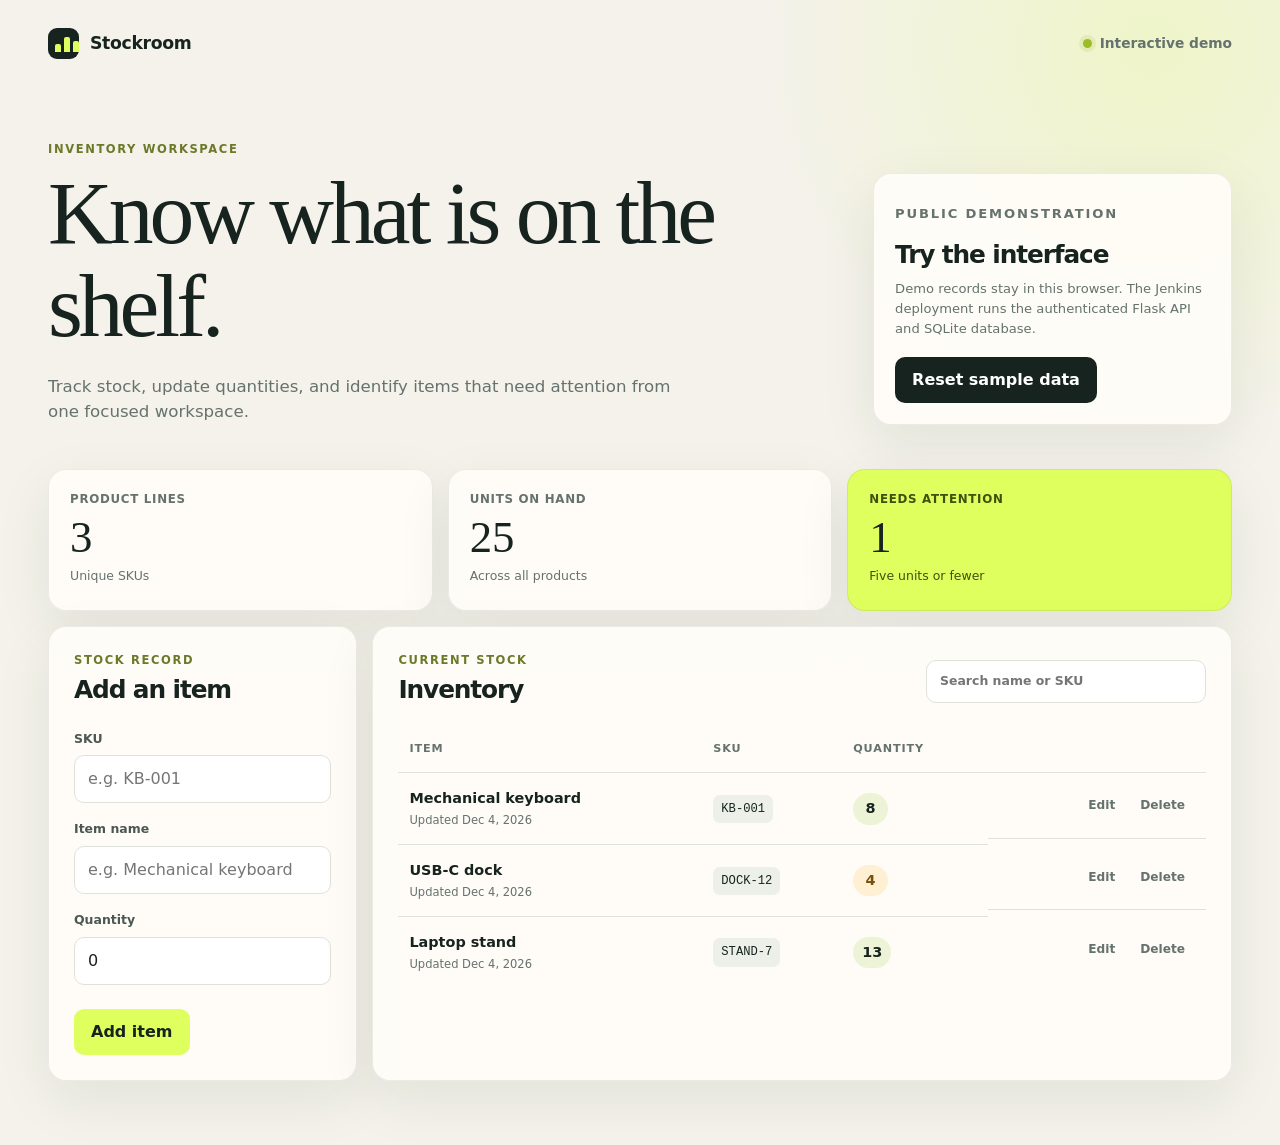
<file: docs/index.html>
<!doctype html>
<html lang="en">
  <head>
    <meta charset="utf-8">
    <meta name="viewport" content="width=device-width, initial-scale=1">
    <meta
      name="description"
      content="An interactive browser demonstration of the Stockroom inventory workspace."
    >
    <title>Stockroom | Live inventory demo</title>
    <link rel="stylesheet" href="styles.css">
    <script src="app.js" defer></script>
  </head>
  <body>
    <header class="site-header">
      <a class="brand" href="./" aria-label="Stockroom home">
        <span class="brand-mark" aria-hidden="true">
          <span></span><span></span><span></span>
        </span>
        <span>Stockroom</span>
      </a>
      <div class="service-state is-ready" id="service-state" aria-live="polite">
        <span class="state-dot"></span>
        <span>Interactive demo</span>
      </div>
    </header>

    <main>
      <section class="hero" aria-labelledby="page-title">
        <div>
          <p class="eyebrow">Inventory workspace</p>
          <h1 id="page-title">Know what is on the shelf.</h1>
          <p class="hero-copy">
            Track stock, update quantities, and identify items that need attention from one
            focused workspace.
          </p>
        </div>

        <aside class="key-panel demo-panel" aria-labelledby="demo-title">
          <p class="eyebrow">Public demonstration</p>
          <h2 id="demo-title">Try the interface</h2>
          <p>
            Demo records stay in this browser. The Jenkins deployment runs the authenticated
            Flask API and SQLite database.
          </p>
          <button class="button button-dark" id="reset-demo" type="button">
            Reset sample data
          </button>
        </aside>
      </section>

      <section class="summary-grid" aria-label="Inventory summary">
        <article class="summary-card">
          <span class="summary-label">Product lines</span>
          <strong id="product-count">—</strong>
          <span>Unique SKUs</span>
        </article>
        <article class="summary-card">
          <span class="summary-label">Units on hand</span>
          <strong id="unit-count">—</strong>
          <span>Across all products</span>
        </article>
        <article class="summary-card summary-attention">
          <span class="summary-label">Needs attention</span>
          <strong id="low-stock-count">—</strong>
          <span>Five units or fewer</span>
        </article>
      </section>

      <section class="workspace">
        <aside class="editor-card" aria-labelledby="editor-title">
          <div class="section-heading">
            <div>
              <p class="eyebrow">Stock record</p>
              <h2 id="editor-title">Add an item</h2>
            </div>
          </div>

          <form id="item-form">
            <input id="item-id" type="hidden">

            <label for="sku">SKU</label>
            <input id="sku" name="sku" maxlength="40" placeholder="e.g. KB-001" required>

            <label for="name">Item name</label>
            <input
              id="name"
              name="name"
              maxlength="120"
              placeholder="e.g. Mechanical keyboard"
              required
            >

            <label for="quantity">Quantity</label>
            <input id="quantity" name="quantity" type="number" min="0" step="1" value="0" required>

            <div class="form-actions">
              <button class="button button-accent" id="save-button" type="submit">Add item</button>
              <button class="button button-quiet" id="cancel-button" type="button" hidden>
                Cancel
              </button>
            </div>
          </form>
        </aside>

        <section class="inventory-card" aria-labelledby="inventory-title">
          <div class="inventory-toolbar">
            <div>
              <p class="eyebrow">Current stock</p>
              <h2 id="inventory-title">Inventory</h2>
            </div>
            <label class="search-field" for="search">
              <span class="sr-only">Search inventory</span>
              <input id="search" type="search" placeholder="Search name or SKU">
            </label>
          </div>

          <div class="table-wrap">
            <table id="inventory-table">
              <thead>
                <tr>
                  <th scope="col">Item</th>
                  <th scope="col">SKU</th>
                  <th scope="col">Quantity</th>
                  <th scope="col"><span class="sr-only">Actions</span></th>
                </tr>
              </thead>
              <tbody id="inventory-body"></tbody>
            </table>
          </div>
        </section>
      </section>
    </main>

    <div class="toast" id="toast" role="status" aria-live="polite"></div>
  </body>
</html>
</file>
<file: docs/styles.css>
:root {
  --ink: #17231f;
  --muted: #65726d;
  --paper: #f4f2ea;
  --surface: #fffdf8;
  --line: #dfe2da;
  --accent: #dfff5f;
  --accent-dark: #9bbb28;
  --warning: #f3ba55;
  --danger: #b74435;
  --shadow: 0 18px 55px rgba(30, 45, 39, 0.08);
}

* {
  box-sizing: border-box;
}

body {
  margin: 0;
  color: var(--ink);
  background:
    radial-gradient(circle at 90% 4%, rgba(223, 255, 95, 0.24), transparent 24rem),
    var(--paper);
  font-family: Inter, ui-sans-serif, system-ui, -apple-system, BlinkMacSystemFont, "Segoe UI", sans-serif;
  line-height: 1.5;
}

button,
input {
  font: inherit;
}

button {
  cursor: pointer;
}

.site-header {
  display: flex;
  align-items: center;
  justify-content: space-between;
  max-width: 1240px;
  margin: 0 auto;
  padding: 28px 28px 14px;
}

.brand {
  display: inline-flex;
  align-items: center;
  gap: 11px;
  color: inherit;
  font-size: 1.08rem;
  font-weight: 750;
  letter-spacing: -0.02em;
  text-decoration: none;
}

.brand-mark {
  display: grid;
  grid-template-columns: repeat(3, 6px);
  align-items: end;
  gap: 3px;
  width: 31px;
  height: 31px;
  padding: 7px;
  border-radius: 9px;
  background: var(--ink);
}

.brand-mark span {
  display: block;
  border-radius: 2px 2px 0 0;
  background: var(--accent);
}

.brand-mark span:nth-child(1) { height: 8px; }
.brand-mark span:nth-child(2) { height: 15px; }
.brand-mark span:nth-child(3) { height: 11px; }

.service-state {
  display: flex;
  align-items: center;
  gap: 8px;
  color: var(--muted);
  font-size: 0.86rem;
  font-weight: 650;
}

.state-dot {
  width: 9px;
  height: 9px;
  border-radius: 50%;
  background: var(--warning);
  box-shadow: 0 0 0 4px rgba(243, 186, 85, 0.16);
}

.service-state.is-ready .state-dot {
  background: var(--accent-dark);
  box-shadow: 0 0 0 4px rgba(155, 187, 40, 0.16);
}

.service-state.is-down .state-dot {
  background: var(--danger);
  box-shadow: 0 0 0 4px rgba(183, 68, 53, 0.14);
}

main {
  max-width: 1240px;
  margin: 0 auto;
  padding: 34px 28px 64px;
}

.hero {
  display: grid;
  grid-template-columns: minmax(0, 1.5fr) minmax(300px, 0.7fr);
  gap: 56px;
  align-items: end;
  margin: 34px 0 44px;
}

.eyebrow {
  margin: 0 0 8px;
  color: #6d792a;
  font-size: 0.72rem;
  font-weight: 800;
  letter-spacing: 0.14em;
  text-transform: uppercase;
}

h1,
h2 {
  margin: 0;
  line-height: 1.04;
  letter-spacing: -0.045em;
}

h1 {
  max-width: 750px;
  font-family: Georgia, "Times New Roman", serif;
  font-size: clamp(3rem, 7vw, 6.8rem);
  font-weight: 500;
}

h2 {
  font-size: 1.55rem;
}

.hero-copy {
  max-width: 650px;
  margin: 22px 0 0;
  color: var(--muted);
  font-size: 1.04rem;
}

.key-panel,
.editor-card,
.inventory-card,
.summary-card {
  border: 1px solid rgba(23, 35, 31, 0.08);
  border-radius: 18px;
  background: rgba(255, 253, 248, 0.92);
  box-shadow: var(--shadow);
}

.key-panel {
  padding: 21px;
}

label {
  display: block;
  margin-bottom: 7px;
  color: #4b5752;
  font-size: 0.78rem;
  font-weight: 750;
}

input {
  width: 100%;
  border: 1px solid var(--line);
  border-radius: 10px;
  outline: none;
  background: #fff;
  color: var(--ink);
  padding: 11px 13px;
  transition: border-color 150ms ease, box-shadow 150ms ease;
}

input:focus {
  border-color: #8aa220;
  box-shadow: 0 0 0 3px rgba(155, 187, 40, 0.16);
}

.key-row {
  display: grid;
  grid-template-columns: 1fr auto;
  gap: 8px;
}

.key-panel p {
  margin: 9px 0 0;
  color: var(--muted);
  font-size: 0.75rem;
}

.demo-panel h2 {
  margin-bottom: 12px;
}

.demo-panel p {
  margin-bottom: 18px;
  font-size: 0.82rem;
}

.button {
  border: 0;
  border-radius: 10px;
  padding: 11px 17px;
  font-weight: 750;
  transition: transform 140ms ease, opacity 140ms ease;
}

.button:hover {
  transform: translateY(-1px);
}

.button:disabled {
  cursor: wait;
  opacity: 0.55;
  transform: none;
}

.button-dark {
  background: var(--ink);
  color: white;
}

.button-accent {
  background: var(--accent);
  color: var(--ink);
}

.button-quiet {
  border: 1px solid var(--line);
  background: transparent;
  color: var(--ink);
}

.summary-grid {
  display: grid;
  grid-template-columns: repeat(3, 1fr);
  gap: 15px;
  margin-bottom: 15px;
}

.summary-card {
  display: grid;
  min-height: 142px;
  padding: 21px;
}

.summary-card strong {
  align-self: end;
  font-family: Georgia, "Times New Roman", serif;
  font-size: 2.8rem;
  font-weight: 500;
  line-height: 1;
}

.summary-card > span:last-child {
  margin-top: 7px;
  color: var(--muted);
  font-size: 0.78rem;
}

.summary-label {
  color: var(--muted);
  font-size: 0.74rem;
  font-weight: 750;
  letter-spacing: 0.06em;
  text-transform: uppercase;
}

.summary-attention {
  background: var(--accent);
}

.summary-attention .summary-label,
.summary-attention > span:last-child {
  color: #42500e;
}

.workspace {
  display: grid;
  grid-template-columns: minmax(240px, 0.72fr) minmax(0, 2fr);
  gap: 15px;
}

.editor-card,
.inventory-card {
  padding: 25px;
}

.editor-card form {
  margin-top: 27px;
}

.editor-card input {
  margin-bottom: 17px;
}

.form-actions {
  display: flex;
  gap: 8px;
  margin-top: 7px;
}

.inventory-toolbar {
  display: flex;
  align-items: end;
  justify-content: space-between;
  gap: 20px;
  margin-bottom: 23px;
}

.search-field {
  width: min(280px, 50%);
  margin: 0;
}

.table-wrap {
  overflow-x: auto;
}

table {
  width: 100%;
  border-collapse: collapse;
}

th,
td {
  padding: 15px 11px;
  border-bottom: 1px solid var(--line);
  text-align: left;
  vertical-align: middle;
}

th {
  color: var(--muted);
  font-size: 0.7rem;
  font-weight: 800;
  letter-spacing: 0.08em;
  text-transform: uppercase;
}

td {
  font-size: 0.9rem;
}

tbody tr:last-child td {
  border-bottom: 0;
}

.item-name {
  display: block;
  font-weight: 750;
}

.item-date {
  display: block;
  margin-top: 2px;
  color: var(--muted);
  font-size: 0.72rem;
}

.sku-code {
  display: inline-block;
  border-radius: 7px;
  background: #edf0e8;
  padding: 5px 8px;
  font-family: ui-monospace, SFMono-Regular, Menlo, monospace;
  font-size: 0.76rem;
}

.quantity-pill {
  display: inline-flex;
  min-width: 35px;
  justify-content: center;
  border-radius: 999px;
  background: #edf3d6;
  padding: 5px 9px;
  font-weight: 750;
}

.quantity-pill.is-low {
  background: #fff0d3;
  color: #78500e;
}

.row-actions {
  display: flex;
  justify-content: flex-end;
  gap: 5px;
}

.icon-button {
  border: 1px solid transparent;
  border-radius: 8px;
  background: transparent;
  color: var(--muted);
  padding: 7px 9px;
  font-size: 0.76rem;
  font-weight: 750;
}

.icon-button:hover {
  border-color: var(--line);
  background: #f6f6f1;
  color: var(--ink);
}

.icon-button.danger:hover {
  background: #fff2ef;
  color: var(--danger);
}

.message-row td {
  padding: 55px 16px;
  color: var(--muted);
  text-align: center;
}

.toast {
  position: fixed;
  right: 24px;
  bottom: 24px;
  max-width: min(380px, calc(100vw - 48px));
  border-radius: 12px;
  background: var(--ink);
  color: white;
  padding: 13px 17px;
  box-shadow: 0 15px 40px rgba(23, 35, 31, 0.24);
  opacity: 0;
  pointer-events: none;
  transform: translateY(10px);
  transition: opacity 180ms ease, transform 180ms ease;
}

.toast.is-visible {
  opacity: 1;
  transform: translateY(0);
}

.toast.is-error {
  background: var(--danger);
}

.sr-only {
  position: absolute;
  width: 1px;
  height: 1px;
  padding: 0;
  margin: -1px;
  overflow: hidden;
  clip: rect(0, 0, 0, 0);
  white-space: nowrap;
  border: 0;
}

@media (max-width: 860px) {
  .hero,
  .workspace {
    grid-template-columns: 1fr;
  }

  .hero {
    gap: 30px;
  }

  h1 {
    font-size: clamp(3.2rem, 14vw, 5.7rem);
  }
}

@media (max-width: 620px) {
  .site-header,
  main {
    padding-left: 18px;
    padding-right: 18px;
  }

  main {
    padding-top: 10px;
  }

  .hero {
    margin-top: 28px;
  }

  .summary-grid {
    grid-template-columns: 1fr;
  }

  .summary-card {
    min-height: 120px;
  }

  .inventory-toolbar {
    align-items: stretch;
    flex-direction: column;
  }

  .search-field {
    width: 100%;
  }

  th:nth-child(2),
  td:nth-child(2) {
    display: none;
  }

  .editor-card,
  .inventory-card {
    padding: 20px;
  }
}
</file>
